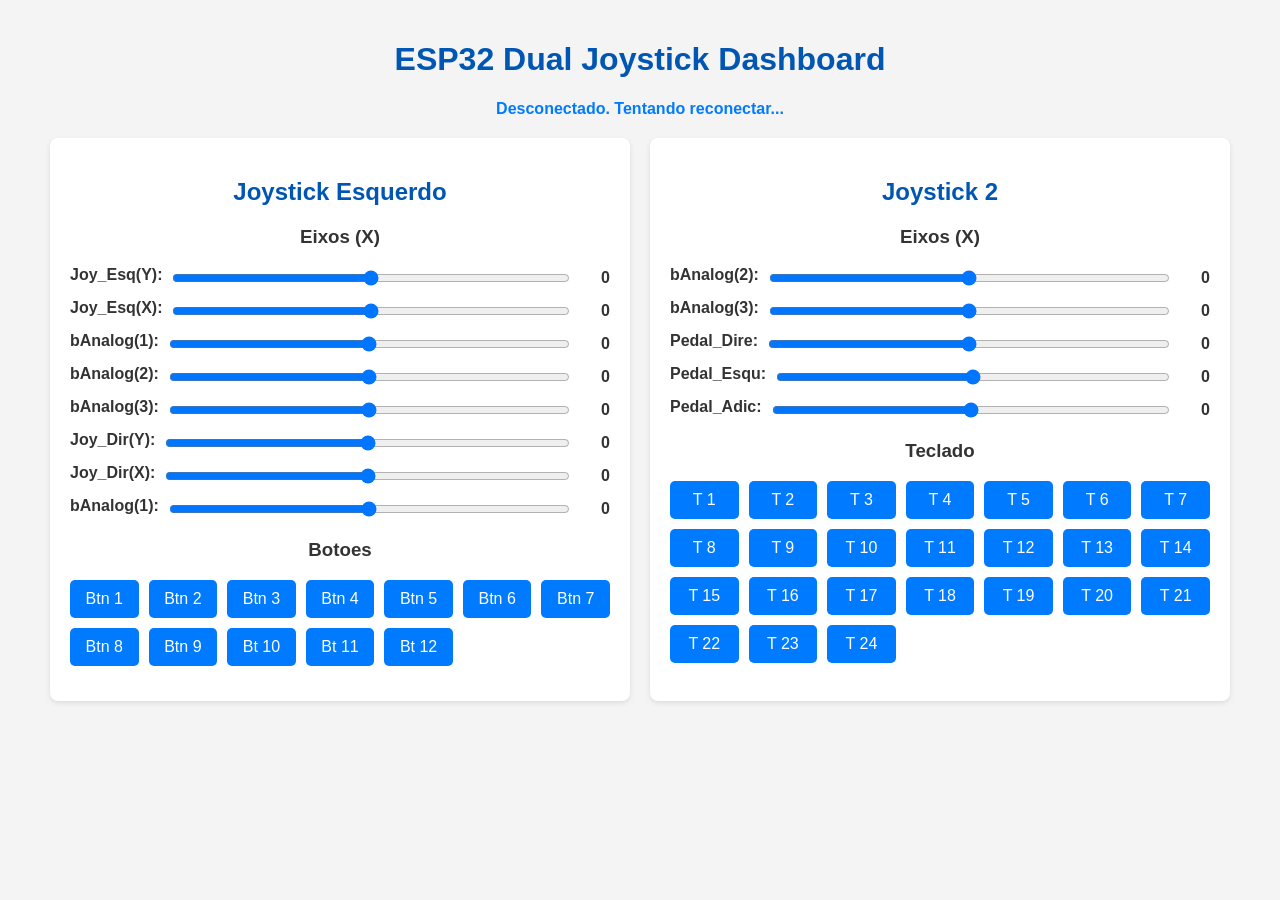
<file: newdash/index.html>
<!DOCTYPE html>
<html>
<head>
  <title>ESP32 Dual Joystick Dashboard</title>
  <meta name="viewport" content="width=device-width, initial-scale=1">
  <link rel="stylesheet" href="style.css">
</head>
<body>
  <h1>ESP32 Dual Joystick Dashboard</h1>
  <p id="status">Conectando ao WebSocket...</p>

  <div class="container">
    <div class="joystick-panel">
      <h2>Joystick Esquerdo</h2>
      <div class="joystick-axes">
        <h3>Eixos (X)</h3>
        <div class="slider-container">
          <label>Joy_Esq(Y):</label>
          <input type="range" id="jp_eixo1x" min="-65" max="65" value="0">
          <span id="jp_eixo1x_value" class="slider-value">0</span>
        </div>
        <div class="slider-container">
          <label>Joy_Esq(X):</label>
          <input type="range" id="jp_eixo2x" min="-65" max="65" value="0">
          <span id="jp_eixo2x_value" class="slider-value">0</span>
        </div>
        <div class="slider-container">
          <label>bAnalog(1):</label>
          <input type="range" id="jp_eixo3x" min="-65" max="65" value="0">
          <span id="jp_eixo3x_value" class="slider-value">0</span>
        </div>
        <div class="slider-container">
          <label>bAnalog(2):</label>
          <input type="range" id="jp_eixo4x" min="-65" max="65" value="0">
          <span id="jp_eixo4x_value" class="slider-value">0</span>
        </div>
        <div class="slider-container">
          <label>bAnalog(3):</label>
          <input type="range" id="jp_eixo5x" min="-65" max="65" value="0">
          <span id="jp_eixo5x_value" class="slider-value">0</span>
        </div>
        <div class="slider-container">
          <label>Joy_Dir(Y):</label>
          <input type="range" id="jp_eixo6x" min="-65" max="65" value="0">
          <span id="jp_eixo6x_value" class="slider-value">0</span>
        </div>
        <div class="slider-container">
          <label>Joy_Dir(X):</label>
          <input type="range" id="jp_eixo7x" min="-65" max="65" value="0">
          <span id="jp_eixo7x_value" class="slider-value">0</span>
        </div>
        <div class="slider-container">
          <label>bAnalog(1):</label>
          <input type="range" id="jp_eixo8x" min="-65" max="65" value="0">
          <span id="jp_eixo8x_value" class="slider-value">0</span>
        </div>
      </div>
      <div class="joystick-buttons">
        <h3>Botoes</h3>
        <div class="button-grid">
          <button id="jp_btn1">Btn 1</button><button id="jp_btn2">Btn 2</button><button id="jp_btn3">Btn 3</button><button id="jp_btn4">Btn 4</button>
          <button id="jp_btn5">Btn 5</button><button id="jp_btn6">Btn 6</button><button id="jp_btn7">Btn 7</button><button id="jp_btn8">Btn 8</button>
          <button id="jp_btn9">Btn 9</button><button id="jp_btn10">Bt 10</button><button id="jp_btn11">Bt 11</button><button id="jp_btn12">Bt 12</button>
        </div>
      </div>
    </div>

    <div class="joystick-panel">
      <h2>Joystick 2</h2>
      <div class="joystick-axes">
        <h3>Eixos (X)</h3>
        <div class="slider-container">
          <label>bAnalog(2):</label>
          <input type="range" id="j2_eixo1x" min="-65" max="65" value="0">
          <span id="j2_eixo1x_value" class="slider-value">0</span>
        </div>
        <div class="slider-container">
          <label>bAnalog(3):</label>
          <input type="range" id="j2_eixo2x" min="-65" max="65" value="0">
          <span id="j2_eixo2x_value" class="slider-value">0</span>
        </div>
        <div class="slider-container">
          <label>Pedal_Dire:</label>
          <input type="range" id="j2_eixo3x" min="-65" max="65" value="0">
          <span id="j2_eixo3x_value" class="slider-value">0</span>
        </div>
        <div class="slider-container">
          <label>Pedal_Esqu:</label>
          <input type="range" id="j2_eixo4x" min="-65" max="65" value="0">
          <span id="j2_eixo4x_value" class="slider-value">0</span>
        </div>
        <div class="slider-container">
          <label>Pedal_Adic:</label>
          <input type="range" id="j2_eixo5x" min="-65" max="65" value="0">
          <span id="j2_eixo5x_value" class="slider-value">0</span>
        </div>
      </div>
      <div class="joystick-buttons">
        <h3>Teclado</h3>
        <div class="button-grid" id="j2-button-grid">
          </div>
      </div>
    </div>
  </div>

  <script src="script.js"></script>
</body>
</html>
</file>
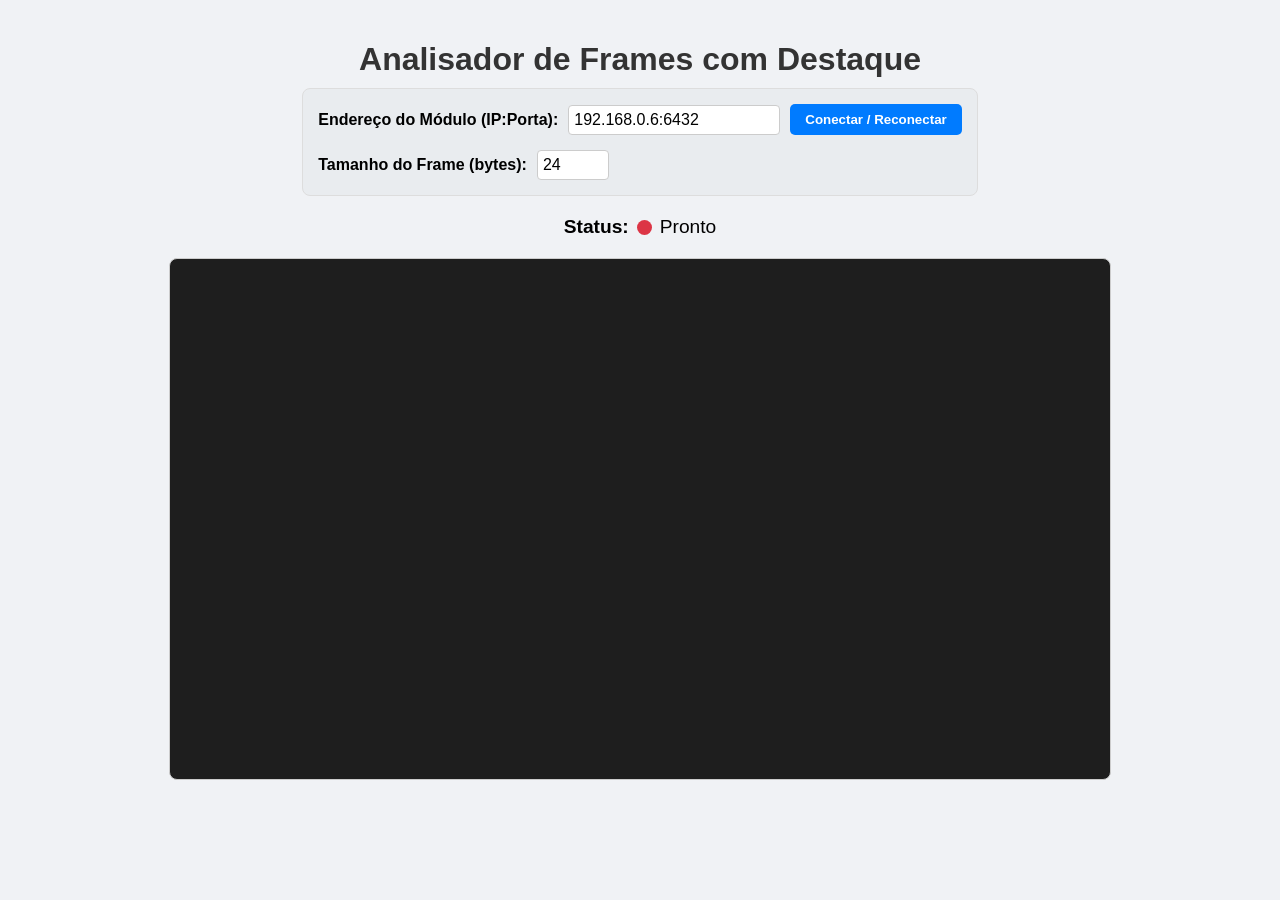
<file: Analisador_de_Frames.html>
<!DOCTYPE html>
<html lang="pt-br">
<head>
    <meta charset="UTF-8">
    <title>Analisador de Frames com Destaque v3.0</title>
    <style>
        body { font-family: sans-serif; display: flex; flex-direction: column; align-items: center; margin-top: 20px; background-color: #f0f2f5; }
        h1 { color: #333; margin-bottom: 10px;}
        
        #settings-area { background-color: #e9ecef; padding: 15px; border-radius: 8px; margin-bottom: 20px; display: flex; flex-direction: column; gap: 15px; border: 1px solid #ddd; }
        .settings-row { display: flex; align-items: center; gap: 10px; }
        .settings-row label { font-weight: bold; min-width: 190px; }
        .settings-row input { padding: 5px; border: 1px solid #ccc; border-radius: 4px; font-size: 1em; }
        #ip-input { width: 200px; }
        #frame-size-input { width: 60px; }
        #connect-btn { padding: 8px 15px; border: none; background-color: #007bff; color: white; border-radius: 5px; cursor: pointer; font-weight: bold; }
        #connect-btn:hover { background-color: #0056b3; }

        #status-box { display: flex; align-items: center; gap: 8px; font-size: 1.2em; }
        #status-indicator { width: 15px; height: 15px; border-radius: 50%; }
        .conectado { background-color: #28a745; }
        .desconectado { background-color: #dc3545; }
        .conectando { background-color: #ffc107; }
        
        #dados-container { margin-top: 20px; border: 1px solid #ccc; padding: 10px 20px; width: 90%; max-width: 900px; height: 500px; overflow-y: auto; text-align: left; background-color: #1e1e1e; color: #d4d4d4; border-radius: 8px; }
        .dado-item { border-bottom: 1px solid #444; padding: 6px 4px; font-size: 1em; font-family: 'Courier New', Courier, monospace; white-space: pre; word-break: break-all; }
        
        /* --- NOVA CLASSE CSS PARA OS BYTES MODIFICADOS --- */
        .byte-modificado {
            color: #ffc107; /* Amarelo/Dourado para destaque */
            font-weight: bold;
            background-color: #444029; /* Fundo sutil para o destaque */
            border-radius: 3px;
        }
    </style>
</head>
<body>
    <h1>Analisador de Frames com Destaque</h1>
    <div id="settings-area">
        <div class="settings-row">
            <label for="ip-input">Endereço do Módulo (IP:Porta):</label>
            <input type="text" id="ip-input" value="192.168.0.6:6432">
            <button id="connect-btn">Conectar / Reconectar</button>
        </div>
        <div class="settings-row">
            <label for="frame-size-input">Tamanho do Frame (bytes):</label>
            <input type="number" id="frame-size-input" value="24" min="1">
        </div>
    </div>
    <div id="status-box">
        <strong>Status:</strong>
        <div id="status-indicator" class="desconectado"></div>
        <span id="status-text">Pronto</span>
    </div>
    <div id="dados-container"></div>
    <script>
        const START_BYTE = 0xF1;
        const MAX_ITENS_LISTA = 100;
        const statusIndicator = document.getElementById('status-indicator');
        const statusText = document.getElementById('status-text');
        const dadosContainer = document.getElementById('dados-container');
        const frameSizeInput = document.getElementById('frame-size-input');
        const ipInput = document.getElementById('ip-input');
        const connectBtn = document.getElementById('connect-btn');
        let socket;
        let byteBuffer = [];
        let dadosExibidos = [];
        let frameSize = parseInt(frameSizeInput.value, 10);
        let frameAnterior = null; // <<< NOVA VARIÁVEL para guardar o último frame

        // ======================================================================
        // === FUNÇÃO DE EXIBIÇÃO REESCRITA PARA COMPARAR E DESTACAR OS BYTES ===
        // ======================================================================
        function adicionarLinhaComDestaque(novoFrame) {
            // Cria um container para a nova linha de dados
            const linhaElement = document.createElement('div');
            linhaElement.className = 'dado-item';

            // Percorre cada byte do novo frame para criar os <span>
            for (let i = 0; i < novoFrame.length; i++) {
                const byteAtual = novoFrame[i];
                const byteHex = byteAtual.toString(16).padStart(2, '0').toUpperCase();
                
                const span = document.createElement('span');
                span.textContent = byteHex + ' '; // Adiciona o espaço após o byte

                // Compara com o byte correspondente do frame anterior
                // A verificação 'frameAnterior' garante que isso não aconteça no primeiro frame
                if (frameAnterior && byteAtual !== frameAnterior[i]) {
                    span.className = 'byte-modificado'; // Aplica a classe de destaque
                }
                
                linhaElement.appendChild(span);
            }

            // Adiciona a linha construída no topo da lista
            dadosExibidos.unshift(linhaElement.outerHTML);
            if (dadosExibidos.length > MAX_ITENS_LISTA) {
                dadosExibidos.pop();
            }
            dadosContainer.innerHTML = dadosExibidos.join('');
            
            // IMPORTANTE: Atualiza o frame anterior para a próxima comparação
            frameAnterior = novoFrame;
        }
        
        function processarBuffer() {
            while (true) {
                const frameStartIndex = byteBuffer.indexOf(START_BYTE);
                if (frameStartIndex === -1) break;
                if (frameStartIndex > 0) byteBuffer.splice(0, frameStartIndex);
                if (byteBuffer.length < frameSize) break;
                const frameCompleto = byteBuffer.splice(0, frameSize);
                
                // Chama a nova função de exibição com destaque
                adicionarLinhaComDestaque(frameCompleto);
            }
        }

        function iniciarConexao() {
            if (socket && socket.readyState !== WebSocket.CLOSED) socket.close();
            let address = ipInput.value.startsWith('ws') ? ipInput.value : 'ws://' + ipInput.value;
            statusIndicator.className = 'conectando';
            statusText.textContent = "Conectando...";
            socket = new WebSocket(address);
            socket.binaryType = 'arraybuffer';
            socket.onopen = function(e) {
                statusIndicator.className = 'conectado';
                statusText.textContent = "Conectado";
                frameAnterior = null; // Reseta o frame anterior a cada nova conexão
                dadosContainer.innerHTML = `<div class="dado-item">Conexão estabelecida. Aguardando frames...</div>`;
            };
            socket.onmessage = function(event) {
                byteBuffer.push(...new Uint8Array(event.data));
                processarBuffer();
            };
            socket.onclose = function(event) {
                statusIndicator.className = 'desconectado';
                statusText.textContent = "Desconectado";
            };
            socket.onerror = function(error) {
                statusIndicator.className = 'desconectado';
                statusText.textContent = "Erro na Conexão";
            };
        }

        connectBtn.onclick = iniciarConexao;
        frameSizeInput.onchange = function() {
            const newSize = parseInt(frameSizeInput.value, 10);
            if (!isNaN(newSize) && newSize > 0) {
                frameSize = newSize;
                byteBuffer = [];
                console.log(`Tamanho do frame alterado para: ${frameSize}`);
            } else {
                frameSizeInput.value = frameSize;
            }
        };
    </script>
</body>
</html>
</file>
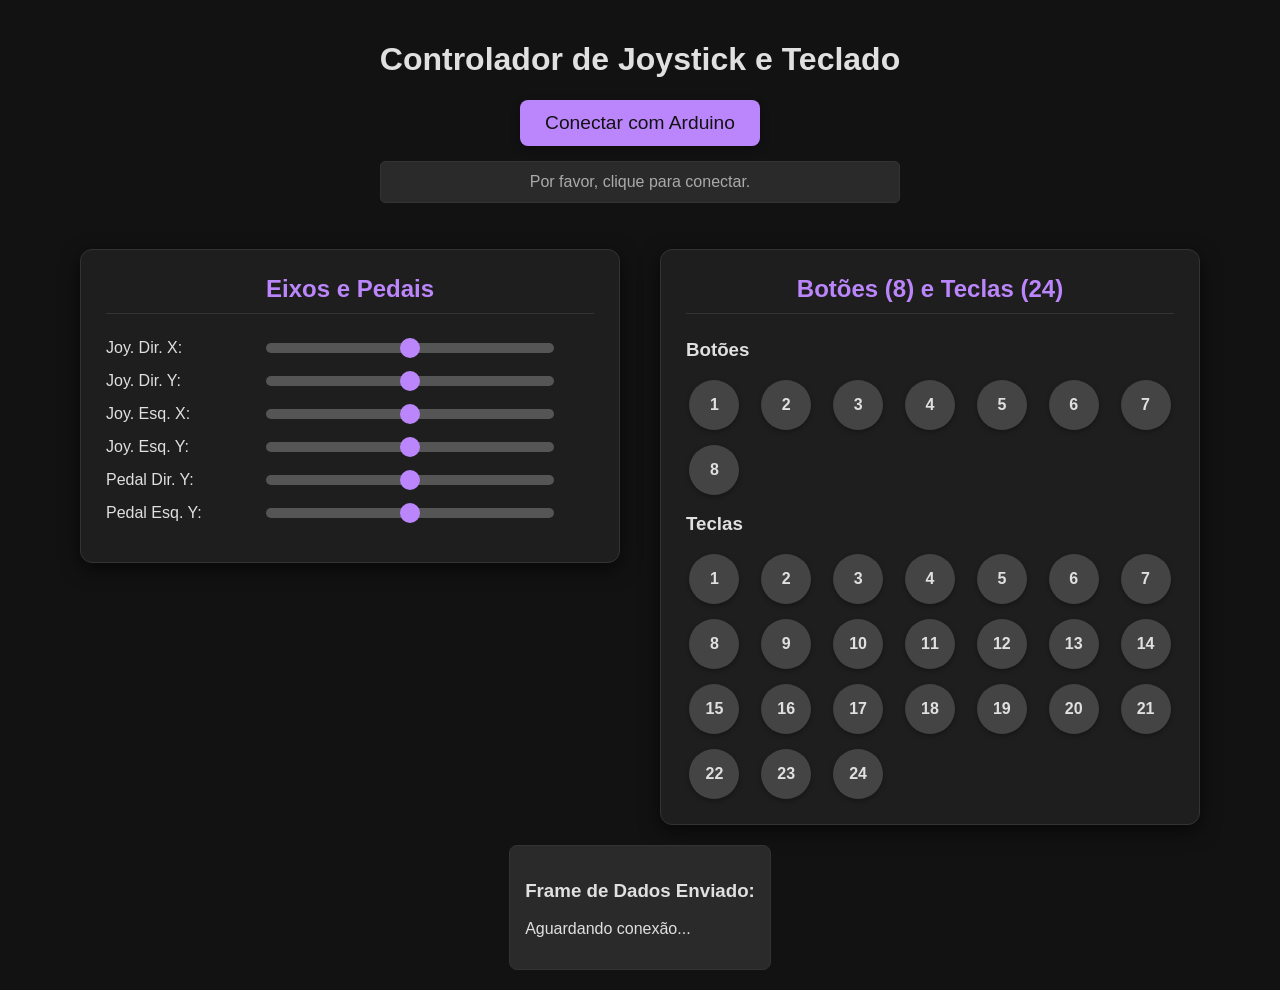
<file: controlador.html>
<!DOCTYPE html>
<html lang="pt">
<head>
    <meta charset="UTF-8">
    <meta name="viewport" content="width=device-width, initial-scale=1.0">
    <title>Controlador de Joystick com Web Serial</title>
    <style>
        :root {
            --background-color: #121212;
            --surface-color: #1e1e1e;
            --card-background: #2a2a2a;
            --text-color: #e0e0e0;
            --secondary-text-color: #aaa;
            --primary-color: #bb86fc;
            --primary-variant-color: #9e6ae0;
            --accent-color: #03dac6;
            --border-color: #333;
        }
        body {
            font-family: -apple-system, BlinkMacSystemFont, 'Segoe UI', Roboto, Helvetica, Arial, sans-serif;
            background-color: var(--background-color);
            color: var(--text-color);
            display: flex;
            flex-direction: column;
            justify-content: flex-start;
            align-items: center;
            padding: 20px;
            min-height: 100vh;
            margin: 0;
            box-sizing: border-box;
        }
        .connection-area {
            text-align: center;
            margin-bottom: 30px;
        }
        #connectButton {
            font-size: 1.2em;
            padding: 12px 25px;
            border-radius: 8px;
            border: none;
            background-color: var(--primary-color);
            color: var(--background-color);
            cursor: pointer;
            transition: background-color 0.3s ease;
            box-shadow: 0 4px 10px rgba(0, 0, 0, 0.3);
        }
        #connectButton:hover {
            background-color: var(--primary-variant-color);
        }
        #statusMessage {
            margin-top: 15px;
            color: var(--secondary-text-color);
            background-color: var(--card-background);
            border-radius: 5px;
            padding: 10px;
            border: 1px solid var(--border-color);
            min-height: 20px;
            display: flex;
            align-items: center;
            justify-content: center;
            text-align: center;
        }
        .joysticks-wrapper {
            display: flex;
            justify-content: center;
            align-items: flex-start;
            gap: 40px;
            flex-wrap: wrap;
            width: 100%;
            max-width: 1200px;
        }
        .joystick-container {
            background-color: var(--surface-color);
            border-radius: 12px;
            padding: 25px;
            min-width: 380px;
            box-shadow: 0 6px 20px rgba(0, 0, 0, 0.6);
            border: 1px solid var(--border-color);
            flex: 1;
            max-width: 45%;
            box-sizing: border-box;
        }
        h2 {
            text-align: center;
            margin-top: 0;
            color: var(--primary-color);
            border-bottom: 1px solid var(--border-color);
            padding-bottom: 10px;
            margin-bottom: 25px;
        }
        .axes-grid {
            display: grid;
            grid-template-columns: 1fr 1fr;
            gap: 15px;
            margin-bottom: 25px;
        }
        .axis {
            display: flex;
            flex-direction: column;
        }
        .axis-label {
            font-size: 0.9em;
            color: var(--secondary-text-color);
            margin-bottom: 5px;
            display: flex;
            justify-content: space-between;
            align-items: center;
        }
        .axis-value {
            font-weight: bold;
            color: var(--text-color);
            min-width: 45px;
            text-align: right;
        }
        .slider-control {
            display: flex;
            align-items: center;
            margin-bottom: 15px;
        }
        .slider-control label {
            width: 150px;
            text-align: left;
        }
        .slider-control input[type="range"] {
            -webkit-appearance: none;
            width: calc(100% - 200px);
            height: 10px;
            background: #555;
            outline: none;
            border-radius: 5px;
            margin: 0 10px;
        }
        .slider-control input[type="range"]::-webkit-slider-thumb {
            -webkit-appearance: none;
            width: 20px;
            height: 20px;
            background: var(--primary-color);
            border-radius: 50%;
            cursor: pointer;
        }
        .buttons-grid {
            display: grid;
            grid-template-columns: repeat(auto-fill, minmax(50px, 1fr));
            justify-items: center;
            gap: 15px;
        }
        .button {
            width: 50px;
            height: 50px;
            border-radius: 50%;
            background-color: #444;
            display: flex;
            justify-content: center;
            align-items: center;
            font-weight: bold;
            color: var(--text-color);
            transition: background-color 0.1s ease, transform 0.1s ease, box-shadow 0.1s ease;
            user-select: none;
            box-shadow: 0 2px 5px rgba(0, 0, 0, 0.3);
            cursor: pointer;
        }
        .button.active {
            background-color: var(--accent-color);
            transform: scale(1.1);
            box-shadow: 0 0 15px var(--accent-color), 0 0 5px var(--accent-color);
        }
        .debug-output {
            margin-top: 20px;
            padding: 15px;
            border: 1px solid var(--border-color);
            background-color: var(--card-background);
            border-radius: 8px;
            text-align: left;
        }
        @media (max-width: 900px) {
            .joysticks-wrapper {
                flex-direction: column;
                align-items: center;
            }
            .joystick-container {
                min-width: unset;
                width: 90%;
                max-width: 400px;
            }
            .axes-grid {
                grid-template-columns: 1fr;
            }
        }
    </style>
</head>
<body>
    <div class="connection-area">
        <h1>Controlador de Joystick e Teclado</h1>
        <button id="connectButton">Conectar com Arduino</button>
        <p id="statusMessage">Por favor, clique para conectar.</p>
    </div>
    <main class="joysticks-wrapper">
        <div class="joystick-container">
            <h2>Eixos e Pedais</h2>
            <div class="slider-control">
                <label>Joy. Dir. X:</label>
                <input type="range" id="rightJoystickX" min="-1000" max="1000" value="0">
            </div>
            <div class="slider-control">
                <label>Joy. Dir. Y:</label>
                <input type="range" id="rightJoystickY" min="-1000" max="1000" value="0">
            </div>
            <div class="slider-control">
                <label>Joy. Esq. X:</label>
                <input type="range" id="leftJoystickX" min="-1000" max="1000" value="0">
            </div>
            <div class="slider-control">
                <label>Joy. Esq. Y:</label>
                <input type="range" id="leftJoystickY" min="-1000" max="1000" value="0">
            </div>
            <div class="slider-control">
                <label>Pedal Dir. Y:</label>
                <input type="range" id="rightPedalY" min="-1000" max="1000" value="0">
            </div>
            <div class="slider-control">
                <label>Pedal Esq. Y:</label>
                <input type="range" id="leftPedalY" min="-1000" max="1000" value="0">
            </div>
        </div>
        <div class="joystick-container">
            <h2>Botões (8) e Teclas (24)</h2>
            <h3>Botões</h3>
            <div class="buttons-grid" id="joystick-buttons"></div>
            <h3>Teclas</h3>
            <div class="buttons-grid" id="keypad-buttons"></div>
        </div>
    </main>
    <div class="debug-output">
        <h3>Frame de Dados Enviado:</h3>
        <p id="frameOutput">Aguardando conexão...</p>
    </div>
    <script>
    let port;
    let writer;
    let sendLoopRunning = false;
    const axisStates = {};
    const lastSentAxisValues = {};
    const buttonStates = {};
    const connectButton = document.getElementById('connectButton');
    const statusMessage = document.getElementById('statusMessage');
    const frameOutput = document.getElementById('frameOutput');
    const POINTS = 20;

    function quantizeValue(value) {
        const range = 2000;
        const step = range / (POINTS - 1);
        return Math.round(value / step) * step;
    }
    
    const sliderIds = ['rightJoystickX', 'rightJoystickY', 'leftJoystickX', 'leftJoystickY', 'rightPedalY', 'leftPedalY'];
    sliderIds.forEach(id => {
        const slider = document.getElementById(id);
        axisStates[id] = 0;
        lastSentAxisValues[id] = 0;
        
        slider.addEventListener('mouseup', () => {
            slider.value = 0;
            axisStates[id] = 0;
            lastSentAxisValues[id] = 0;
            sendData();
        });
        
        slider.addEventListener('input', () => {
            const val = quantizeValue(parseInt(slider.value));
            if (val !== lastSentAxisValues[id]) {
                axisStates[id] = val;
                lastSentAxisValues[id] = val;
                sendData();
            }
        });
    });

    function createButtons(containerId, count) {
        const container = document.getElementById(containerId);
        for (let i = 0; i < count; i++) {
            const button = document.createElement('div');
            button.className = 'button';
            button.textContent = i + 1;
            buttonStates[containerId + '-' + i] = false;
            button.addEventListener('click', () => {
                const buttonId = containerId + '-' + i;
                buttonStates[buttonId] = !buttonStates[buttonId];
                button.classList.toggle('active', buttonStates[buttonId]);
                sendData();
            });
            container.appendChild(button);
        }
    }
    createButtons('joystick-buttons', 8);
    createButtons('keypad-buttons', 24);

    function mapAxisValueAndFlags(value) {
        const absValue = Math.abs(value);
        const mappedValue = Math.round(absValue / 1000 * 63);
        let flags = 0;
        if (value > 0) {
            flags |= 0b00000001;
        } else if (value < 0) {
            flags |= 0b00000010;
        }
        
        return (mappedValue << 2) | flags;
    }

    function buttonsToBytes(prefix, count) {
        const bytes = new Uint8Array(Math.ceil(count / 8));
        let byteIndex = 0;
        let bitIndex = 0;
        for (let i = 0; i < count; i++) {
            if (buttonStates[prefix + '-' + i]) {
                bytes[byteIndex] |= (1 << bitIndex);
            }
            bitIndex++;
            if (bitIndex >= 8) {
                bitIndex = 0;
                byteIndex++;
            }
        }
        return bytes;
    }

    function crc16(data, len) {
        let crc = 0xFFFF;
        for (let i = 0; i < len; i++) {
            crc ^= data[i];
            for (let bit = 0; bit < 8; bit++) {
                if (crc & 0x0001) {
                    crc = (crc >> 1) ^ 0xA001;
                } else {
                    crc >>= 1;
                }
            }
        }
        return crc;
    }
    
    function frameToHex(frame) {
        return Array.from(frame)
            .map(b => b.toString(16).padStart(2, '0').toUpperCase())
            .join(' ');
    }

    async function sendData() {
        if (!writer) {
            return;
        }
        
        const dataToSend = new Uint8Array(16);
        
        dataToSend[0] = 0xF0;
        dataToSend[1] = 0x00;
        dataToSend[2] = 0x00;
        
        dataToSend[3] = mapAxisValueAndFlags(axisStates['leftJoystickY']);
        dataToSend[4] = mapAxisValueAndFlags(axisStates['leftJoystickX']);
        dataToSend[5] = mapAxisValueAndFlags(axisStates['rightJoystickY']);
        dataToSend[6] = mapAxisValueAndFlags(axisStates['rightJoystickX']);
        dataToSend[7] = mapAxisValueAndFlags(axisStates['leftPedalY']);
        dataToSend[8] = mapAxisValueAndFlags(axisStates['rightPedalY']);

        let buttonByte9 = 0;
        if(buttonStates['joystick-buttons-0']) buttonByte9 |= (1 << 3);
        if(buttonStates['joystick-buttons-1']) buttonByte9 |= (1 << 2);
        if(buttonStates['joystick-buttons-2']) buttonByte9 |= (1 << 1);
        if(buttonStates['joystick-buttons-3']) buttonByte9 |= (1 << 0);
        if(buttonStates['joystick-buttons-4']) buttonByte9 |= (1 << 7);
        if(buttonStates['joystick-buttons-5']) buttonByte9 |= (1 << 6);
        if(buttonStates['joystick-buttons-6']) buttonByte9 |= (1 << 5);
        if(buttonStates['joystick-buttons-7']) buttonByte9 |= (1 << 4);
        dataToSend[9] = buttonByte9;

        const keypadBytes = buttonsToBytes('keypad-buttons', 23);
        dataToSend[10] = keypadBytes[0];
        dataToSend[11] = keypadBytes[1];
        dataToSend[12] = keypadBytes[2];

        dataToSend[13] = 0xE7;
        
        const crc = crc16(dataToSend, 14); 
        dataToSend[14] = (crc >> 8) & 0xFF;
        dataToSend[15] = crc & 0xFF;
        
        frameOutput.textContent = frameToHex(dataToSend);

        await writer.write(dataToSend);
    }
    
    async function sendLoop() {
        if (port && writer) {
            await sendData();
            setTimeout(sendLoop, 200); // Envia a cada 200ms
        }
    }

    connectButton.addEventListener('click', async () => {
        if (port) {
            await writer.close();
            await port.close();
            port = undefined;
            statusMessage.textContent = 'Desconectado';
            connectButton.textContent = 'Conectar com Arduino';
            return;
        }
        try {
            port = await navigator.serial.requestPort();
            await port.open({ baudRate: 4800 });
            writer = port.writable.getWriter();
            statusMessage.textContent = 'Conectado!';
            connectButton.textContent = 'Desconectar';
            sendLoop();
        } catch (error) {
            console.error('Falha na conexão:', error);
            statusMessage.textContent = 'Erro na conexão';
        }
    });
    </script>
</body>
</html>
</file>
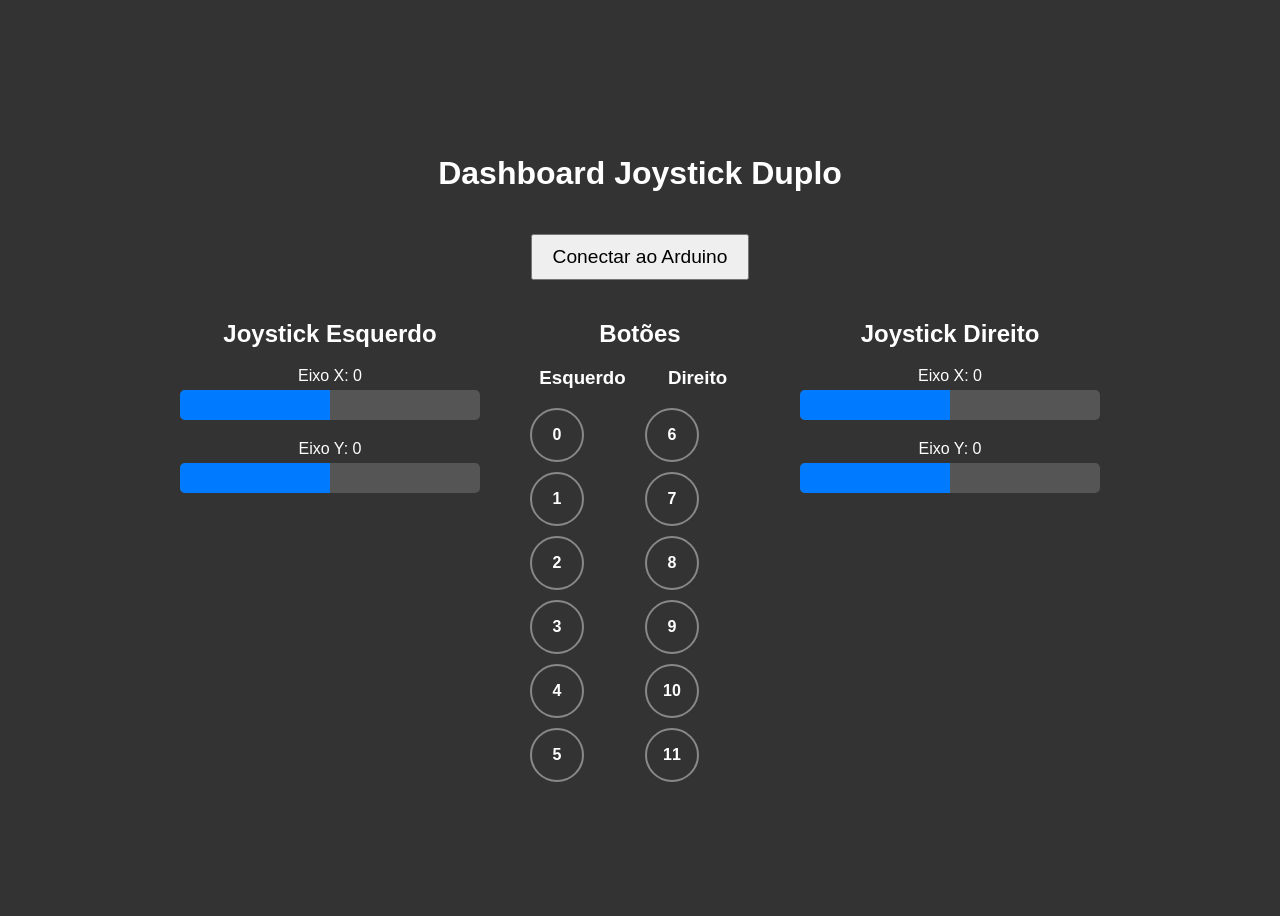
<file: dash.html>
<!DOCTYPE html>
<html lang="pt-br">
<head>
    <meta charset="UTF-8">
    <title>Dashboard Joystick Duplo (0-100)</title>
    <style>
        body { font-family: sans-serif; background-color: #333; color: #fff; display: flex; flex-direction: column; justify-content: center; align-items: center; height: 100vh; gap: 20px;}
        #connect-button { font-size: 1.2em; padding: 10px 20px; cursor: pointer; }
        
        .dashboard { 
            display: grid; 
            grid-template-columns: 1fr 220px 1fr;
            gap: 50px; 
            align-items: start;
        }
        .axes-container { text-align: center; }
        .buttons-container { text-align: center; }
        .axis { width: 300px; margin-bottom: 20px; }
        .axis label { display: block; margin-bottom: 5px; }
        .axis-bar { width: 100%; height: 30px; background-color: #555; border-radius: 5px; overflow: hidden; }
        .axis-progress { height: 100%; background-color: #007bff; width: 50%; transition: width 0.1s linear; }
        .button-grid { display: grid; grid-template-columns: repeat(2, 1fr); gap: 10px; }
        .button-column h3 { margin-top: 0; }
        .button-group { display: flex; flex-direction: column; gap: 10px; }
        .button { width: 50px; height: 50px; border: 2px solid #888; border-radius: 50%; display: flex; justify-content: center; align-items: center; font-weight: bold; transition: all 0.1s; user-select: none; }
        .button.pressed { background-color: #ffc107; border-color: #fff; color: #333; }
    </style>
</head>
<body>
    <h1>Dashboard Joystick Duplo</h1>
    <button id="connect-button">Conectar ao Arduino</button>
    <div class="dashboard">
        <div class="axes-container">
            <h2>Joystick Esquerdo</h2>
            <div class="axis">
                <label>Eixo X: <span id="lx-value">0</span></label>
                <div class="axis-bar"><div id="lx-progress" class="axis-progress"></div></div>
            </div>
            <div class="axis">
                <label>Eixo Y: <span id="ly-value">0</span></label>
                <div class="axis-bar"><div id="ly-progress" class="axis-progress"></div></div>
            </div>
        </div>

        <div class="buttons-container">
             <h2>Botões</h2>
             <div class="button-grid">
                <div class="button-column">
                    <h3>Esquerdo</h3>
                    <div class="button-group">
                        <div id="btn-0" class="button">0</div> <div id="btn-1" class="button">1</div> <div id="btn-2" class="button">2</div>
                        <div id="btn-3" class="button">3</div> <div id="btn-4" class="button">4</div> <div id="btn-5" class="button">5</div>
                    </div>
                </div>
                <div class="button-column">
                    <h3>Direito</h3>
                    <div class="button-group">
                        <div id="btn-6" class="button">6</div> <div id="btn-7" class="button">7</div> <div id="btn-8" class="button">8</div>
                        <div id="btn-9" class="button">9</div> <div id="btn-10" class="button">10</div> <div id="btn-11" class="button">11</div>
                    </div>
                </div>
            </div>
        </div>

        <div class="axes-container">
            <h2>Joystick Direito</h2>
            <div class="axis">
                <label>Eixo X: <span id="rx-value">0</span></label>
                <div class="axis-bar"><div id="rx-progress" class="axis-progress"></div></div>
            </div>
            <div class="axis">
                <label>Eixo Y: <span id="ry-value">0</span></label>
                <div class="axis-bar"><div id="ry-progress" class="axis-progress"></div></div>
            </div>
        </div>
    </div>

    <script>
        function atualizarUI(data) {
            // --- JAVASCRIPT ATUALIZADO PARA LER 6 VALORES ---
            const [lx, ly, buttons1, buttons2, rx, ry] = data.split(',').map(Number);
            
            // Valida se todos os dados são números
            if([lx, ly, buttons1, buttons2, rx, ry].some(isNaN)) return;
            
            // =====================================================================
            // === ALTERAÇÃO: Mapeia os valores de 0-1023 para uma escala de 0-100 ===
            // =====================================================================
            const lx_mapped = Math.round((lx / 255) * 100);
            const ly_mapped = Math.round((ly / 255) * 100);
            const rx_mapped = Math.round((rx / 255) * 100);
            const ry_mapped = Math.round((ry / 255) * 100);

            // Atualiza Joystick Esquerdo usando os valores mapeados
            document.getElementById('lx-value').textContent = lx_mapped;
            document.getElementById('lx-progress').style.width = (lx / 1023) * 100 + '%'; // A barra já usa porcentagem, então a lógica é a mesma
            document.getElementById('ly-value').textContent = ly_mapped;
            document.getElementById('ly-progress').style.width = (ly / 1023) * 100 + '%';

            // Atualiza Joystick Direito usando os valores mapeados
            document.getElementById('rx-value').textContent = rx_mapped;
            document.getElementById('rx-progress').style.width = (rx / 1023) * 100 + '%';
            document.getElementById('ry-value').textContent = ry_mapped;
            document.getElementById('ry-progress').style.width = (ry / 1023) * 100 + '%';

            // Atualiza Botões (lógica sem alterações)
            for (let i = 0; i < 12; i++) {
                const btnElement = document.getElementById(`btn-${i}`);
                if (!btnElement) continue; // Adiciona verificação para segurança
                let isPressed = (i < 6) ? (buttons1 & (1 << i)) > 0 : (buttons2 & (1 << (i - 6))) > 0;
                btnElement.classList.toggle('pressed', isPressed);
            }
        }
        
        // O resto do script de conexão continua o mesmo
        const connectButton = document.getElementById('connect-button');
        let port;
        class LineBreakTransformer { constructor() { this.container = ''; } transform(chunk, controller) { this.container += chunk; const lines = this.container.split('\n'); this.container = lines.pop(); lines.forEach(line => controller.enqueue(line)); } flush(controller) { controller.enqueue(this.container); } }
        connectButton.addEventListener('click', async () => { try { port = await navigator.serial.requestPort(); await port.open({ baudRate: 115200 }); connectButton.textContent = 'Conectado!'; connectButton.disabled = true; readLoop(); } catch (err) { console.error('Houve um erro ao conectar: ', err); } });
        async function readLoop() { if (!port || !port.readable) return; const reader = port.readable.pipeThrough(new TextDecoderStream()).pipeThrough(new TransformStream(new LineBreakTransformer())).getReader(); try { while (true) { const { value, done } = await reader.read(); if (done) break; if (value) { atualizarUI(value); } } } catch (error) { console.error("Erro durante a leitura:", error); } finally { reader.releaseLock(); } }
    </script>
</body>
</html>
</file>
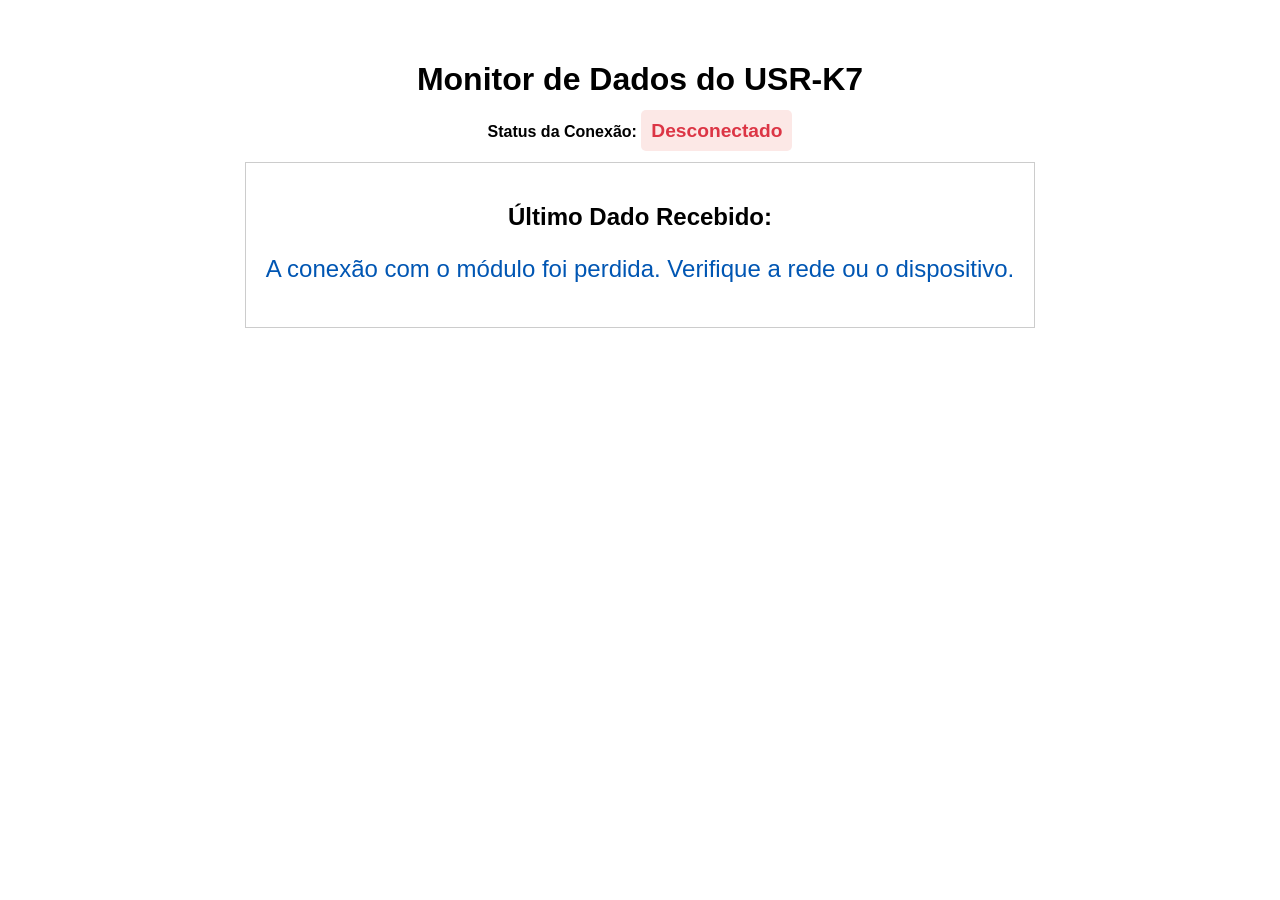
<file: index1.html>
<!DOCTYPE html>
<html lang="pt-br">
<head>
    <meta charset="UTF-8">
    <title>Dados em Tempo Real com USR-K7 e WebSocket</title>
    <style>
        body { font-family: sans-serif; display: flex; flex-direction: column; align-items: center; margin-top: 40px; }
        #status { font-size: 1.2em; font-weight: bold; padding: 10px; border-radius: 5px; }
        .conectado { color: #28a745; background-color: #e9f7eb; }
        .desconectado { color: #dc3545; background-color: #fce8e6; }
        #dados-container { margin-top: 20px; border: 1px solid #ccc; padding: 20px; min-width: 300px; min-height: 100px; text-align: center; }
        #dados-websocket { font-size: 1.5em; color: #0056b3; }
    </style>
</head>
<body>
    <h1>Monitor de Dados do USR-K7</h1>
    <div>
        <strong>Status da Conexão:</strong>
        <span id="status" class="desconectado">Desconectado</span>
    </div>

    <div id="dados-container">
        <h2>Último Dado Recebido:</h2>
        <p id="dados-websocket">Aguardando conexão...</p>
    </div>

    <script>
        // --- IMPORTANTE: Altere o endereço IP e a porta abaixo! ---
        // Use o IP do seu USR-K7 e a porta que você configurou no Passo 1.
        const websocket_address = 'ws://192.168.0.5:6432'; 

        const statusElement = document.getElementById('status');
        const dadosElement = document.getElementById('dados-websocket');

        console.log(`Tentando conectar a: ${websocket_address}`);
        const socket = new WebSocket(websocket_address);

        // Função chamada quando a conexão é aberta com sucesso
        socket.onopen = function(e) {
            console.log("[open] Conexão estabelecida com sucesso!");
            statusElement.textContent = "Conectado";
            statusElement.className = "conectado";
            dadosElement.textContent = "Conexão bem-sucedida. Aguardando dados...";
        };

        // Função chamada toda vez que uma mensagem é recebida do módulo
        socket.onmessage = function(event) {
            console.log(`[message] Dado recebido do módulo: ${event.data}`);
            // Atualiza o elemento na página com o dado recebido
            dadosElement.innerText = event.data; 
        };

        // Função chamada toda vez que uma mensagem é recebida do módulo
        socket.onmessage = function(event) {
            
            // --- CÓDIGO DE DIAGNÓSTICO ADICIONADO ---
            console.log("--- NOVO DADO RECEBIDO ---");
            console.log("Conteúdo (event.data):", event.data);
            console.log("Tipo do dado (typeof):", typeof event.data);
            console.log("Tamanho (length):", event.data.length);
            // -----------------------------------------

            // A linha que atualiza a página continua a mesma
            dadosElement.innerText = event.data; 
        };

        // Função chamada quando a conexão é fechada
        socket.onclose = function(event) {
            console.log('[close] Conexão fechada.');
            statusElement.textContent = "Desconectado";
            statusElement.className = "desconectado";
            if (event.wasClean) {
                dadosElement.textContent = `Conexão fechada de forma limpa. Código: ${event.code}.`;
            } else {
                // Ex: O módulo foi desligado ou perdeu a conexão de rede
                dadosElement.textContent = 'A conexão com o módulo foi perdida. Verifique a rede ou o dispositivo.';
            }
        };

        // Função chamada em caso de erro na conexão
        socket.onerror = function(error) {
            console.error(`[error] Ocorreu um erro na conexão: ${error.message}`);
            statusElement.textContent = "Erro na Conexão";
            statusElement.className = "desconectado";
            dadosElement.textContent = "Não foi possível conectar ao WebSocket. Verifique o endereço IP e se o módulo está na rede.";
        };
    </script>
</body>
</html>
</file>
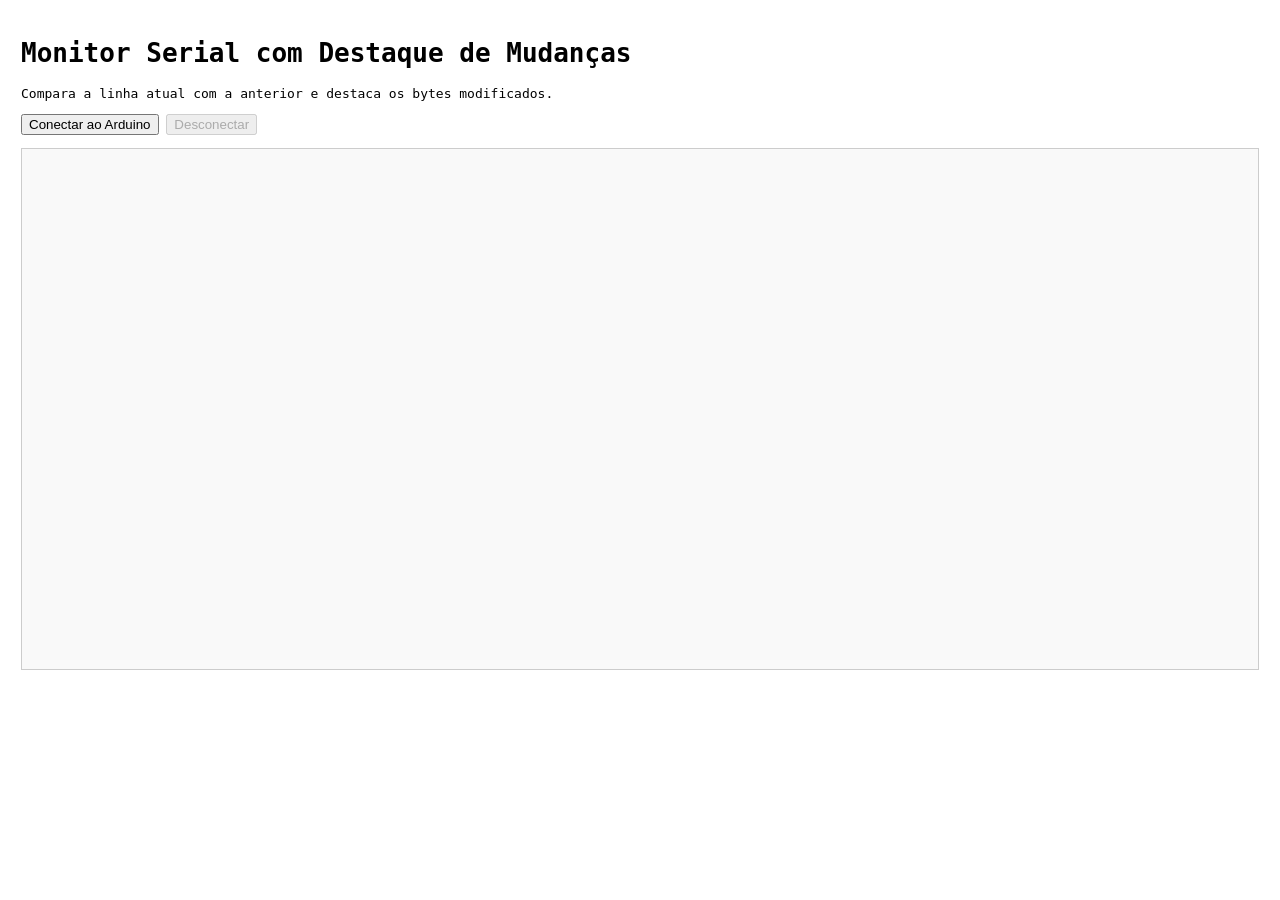
<file: Monitor_Serial_HTML.html>
<!DOCTYPE html>
<html lang="pt-br">
<head>
    <meta charset="UTF-8">
    <title>Leitor Serial com Destaque</title>
    <style>
        body {
            font-family: monospace; /* Fonte monoespaçada ajuda a alinhar os caracteres */
            padding: 1em;
        }
        #frame {
            border: 1px solid #ccc;
            height: 500px;
            overflow-y: scroll;
            padding: 10px;
            background-color: #f9f9f9;
            margin-top: 1em;
        }
        #data-list {
            list-style-type: none;
            padding: 0;
            margin: 0;
        }
        #data-list li {
            padding: 4px 8px;
            border-bottom: 1px dotted #eee;
            cursor: pointer;
            white-space: pre; /* Preserva os espaços em branco para alinhamento */
        }
        #data-list li:focus {
            background-color: #e0e7ff;
            outline: 1px solid #99b0ff;
        }
        /* --- NOVO ESTILO PARA O DESTAQUE --- */
        .highlight {
            background-color: #ffdd77; /* Um amarelo para o destaque */
            font-weight: bold;
            border-radius: 3px;
        }
    </style>
</head>
<body>

    <h1>Monitor Serial com Destaque de Mudanças</h1>
    <p>Compara a linha atual com a anterior e destaca os bytes modificados.</p>

    <button id="connectButton">Conectar ao Arduino</button>
    <button id="disconnectButton" disabled>Desconectar</button>

    <div id="frame">
        <ul id="data-list"></ul>
    </div>

    <script>
        const connectButton = document.getElementById('connectButton');
        const disconnectButton = document.getElementById('disconnectButton');
        const dataList = document.getElementById('data-list');
        const frame = document.getElementById('frame');

        let port;
        let reader;
        let lineBuffer = '';
        let lastMessage = ''; // <-- NOVO: Armazena a última mensagem completa

        connectButton.addEventListener('click', async () => {
            try {
                port = await navigator.serial.requestPort();
                await port.open({ baudRate: 9600 });

                connectButton.disabled = true;
                disconnectButton.disabled = false;
                
                lastMessage = ''; // Reseta o histórico ao conectar
                addListItem('Conectado. Aguardando dados...', false);

                readLoop();

            } catch (error) {
                addListItem(`--- ERRO: ${error.message} ---`, false);
            }
        });

        disconnectButton.addEventListener('click', async () => {
            if (reader) {
                await reader.cancel();
            }
            if (port) {
                await port.close();
                port = null;
                reader = null;

                connectButton.disabled = false;
                disconnectButton.disabled = true;
                addListItem('--- Desconectado ---', false);
            }
        });

        async function readLoop() {
            reader = port.readable.getReader();
            try {
                while (true) {
                    const { value, done } = await reader.read();
                    if (done) {
                        break;
                    }
                    const text = new TextDecoder().decode(value);
                    lineBuffer += text;

                    let lines = lineBuffer.split('\n');
                    while (lines.length > 1) {
                        const line = lines.shift().trim();
                        if (line) {
                            addListItem(line, true); // Passa 'true' para comparar
                        }
                    }
                    lineBuffer = lines[0];
                }
            } catch (error) {
                addListItem(`--- ERRO DE LEITURA: ${error.message} ---`, false);
            } finally {
                reader.releaseLock();
            }
        }

        // --- FUNÇÃO addListItem MODIFICADA ---
        function addListItem(text, shouldCompare) {
            const li = document.createElement('li');
            
            if (shouldCompare) {
                // Usa innerHTML para renderizar as tags <span> do destaque
                li.innerHTML = createDiffHtml(lastMessage, text);
                lastMessage = text; // Atualiza a última mensagem
            } else {
                li.textContent = text;
            }

            li.contentEditable = true;
            dataList.appendChild(li);
            frame.scrollTop = frame.scrollHeight;
        }

        // --- NOVA FUNÇÃO PARA COMPARAR E CRIAR O HTML COM DESTAQUE ---
        function createDiffHtml(oldStr, newStr) {
            let resultHtml = '';
            const maxLength = Math.max(oldStr.length, newStr.length);

            for (let i = 0; i < maxLength; i++) {
                const oldChar = oldStr[i];
                const newChar = newStr[i];

                if (oldChar !== newChar) {
                    // Se o caractere for diferente (ou novo), destaca
                    resultHtml += `<span class="highlight">${newChar || ''}</span>`;
                } else {
                    // Se for igual, apenas adiciona o caractere
                    resultHtml += newChar;
                }
            }
            return resultHtml;
        }
    </script>

</body>
</html>
</file>
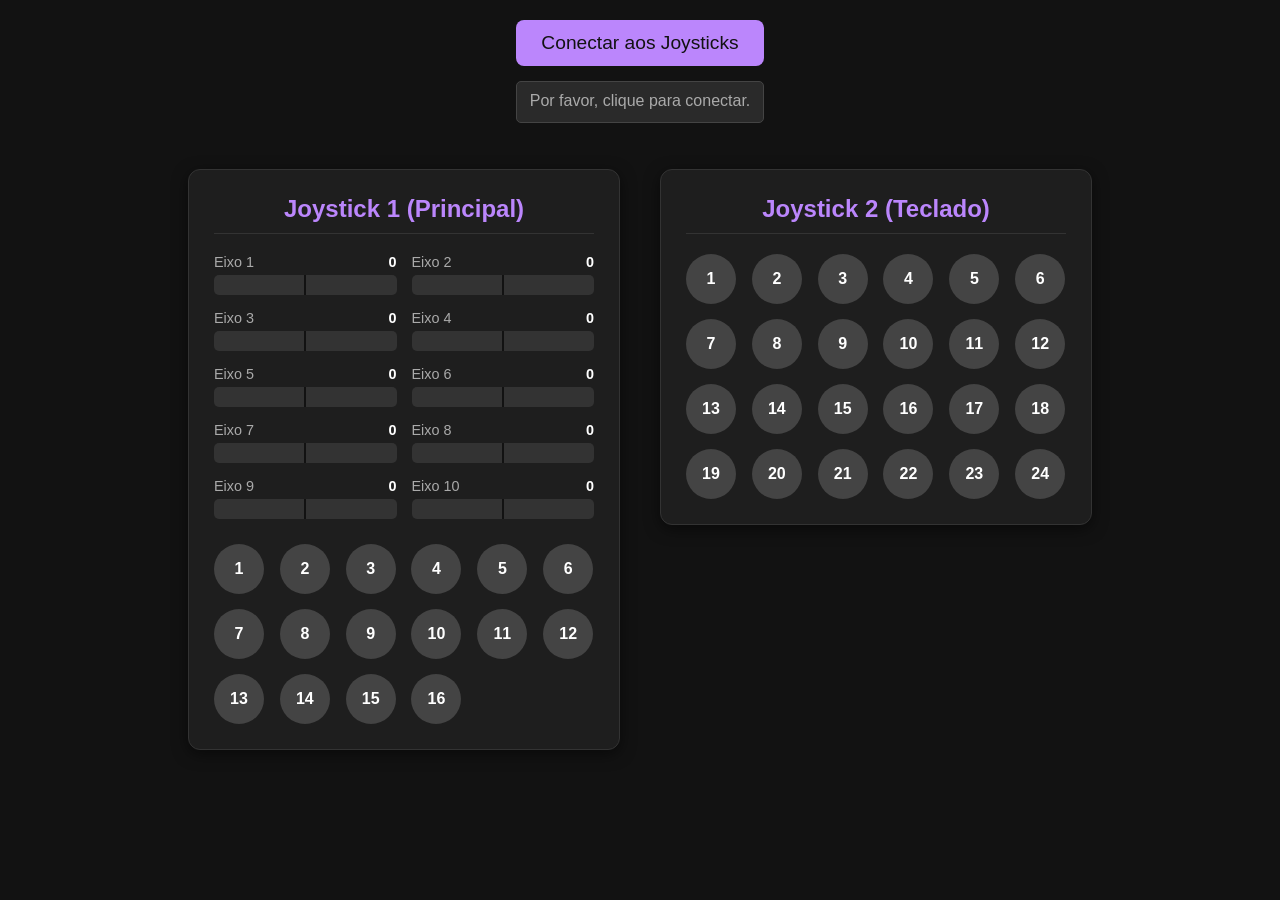
<file: visualizador_webHID.html>
<!DOCTYPE html>
<html lang="pt">
<head>
    <meta charset="UTF-8">
    <meta name="viewport" content="width=device-width, initial-scale=1.0">
    <title>Visualizador de Joysticks com WebHID</title>
    <style>
        body { font-family: -apple-system, BlinkMacSystemFont, 'Segoe UI', Roboto, Helvetica, Arial, sans-serif; background-color: #121212; color: #e0e0e0; display: flex; flex-direction: column; justify-content: flex-start; align-items: center; padding: 20px; min-height: 100vh; margin: 0; box-sizing: border-box; }
        .connection-area { text-align: center; margin-bottom: 30px; }
        #connectButton { font-size: 1.2em; padding: 12px 25px; border-radius: 8px; border: none; background-color: #bb86fc; color: #121212; cursor: pointer; transition: background-color 0.3s; }
        #connectButton:hover { background-color: #9e6ae0; }
        #statusMessage { margin-top: 15px; color: #aaa; height: auto; min-height: 20px; background-color: #2a2a2a; border-radius: 5px; padding: 10px; border: 1px solid #444; }
        .joysticks-wrapper { display: flex; justify-content: center; align-items: flex-start; gap: 40px; flex-wrap: wrap; width: 100%; }
        .joystick-container { background-color: #1e1e1e; border-radius: 12px; padding: 25px; min-width: 380px; box-shadow: 0 4px 15px rgba(0,0,0,0.5); border: 1px solid #333; }
        h2 { text-align: center; margin-top: 0; color: #bb86fc; border-bottom: 1px solid #333; padding-bottom: 10px; }
        .axes-grid, .buttons-grid { display: grid; gap: 15px; }
        .axes-grid { grid-template-columns: 1fr 1fr; margin-bottom: 25px; }
        .axis { display: flex; flex-direction: column; }
        .axis-label { font-size: 0.9em; color: #aaa; margin-bottom: 5px; display: flex; justify-content: space-between; }
        /* --- NOVO ESTILO PARA O VALOR DO EIXO --- */
        .axis-value { font-weight: bold; color: #fff; min-width: 45px; text-align: right; }
        .progress-bar-bg { width: 100%; background-color: #333; border-radius: 5px; overflow: hidden; height: 20px; position: relative; }
        .progress-bar {
            position: absolute;
            top: 0;
            bottom: 0;
            height: 100%; 
            background: linear-gradient(90deg, #bb86fc, #3700b3); 
            border-radius: 5px; 
        }
        .progress-bar-center { height: 100%; width: 2px; background-color: #121212; position: absolute; left: 50%; top: 0; transform: translateX(-50%); }
        .buttons-grid { grid-template-columns: repeat(auto-fill, minmax(50px, 1fr)); }
        .button { width: 50px; height: 50px; border-radius: 50%; background-color: #444; display: flex; justify-content: center; align-items: center; font-weight: bold; color: #fff; transition: background-color 0.1s ease, transform 0.1s ease; user-select: none; }
        .button.pressed { background-color: #03dac6; transform: scale(1.1); box-shadow: 0 0 15px #03dac6; }
    </style>
</head>
<body>

    <div class="connection-area">
        
        <button id="connectButton">Conectar aos Joysticks</button>
        <p id="statusMessage">Por favor, clique para conectar.</p>
    </div>

    <div class="joysticks-wrapper">
        <div class="joystick-container">
            <h2>Joystick 1 (Principal)</h2>
            <div class="axes-grid" id="j1-axes"></div>
            <div class="buttons-grid" id="j1-buttons"></div>
        </div>
        <div class="joystick-container">
            <h2>Joystick 2 (Teclado)</h2>
            <div class="buttons-grid" id="j2-buttons"></div>
        </div>
    </div>

    <script>
        document.addEventListener('DOMContentLoaded', () => {
            const connectButton = document.getElementById('connectButton');
            const statusMessage = document.getElementById('statusMessage');
            
            const axisStates = Array(10).fill(0).map(() => ({ current: 0, target: 0, lastSign: 1 }));

            const j1AxesContainer = document.getElementById('j1-axes');
            const j1ButtonsContainer = document.getElementById('j1-buttons');
            const j2ButtonsContainer = document.getElementById('j2-buttons');

            // --- MUDANÇA NO HTML GERADO ---
            // Adiciona um <span> para mostrar o valor numérico do eixo.
            for (let i = 0; i < 10; i++) { 
                j1AxesContainer.innerHTML += `
                    <div class="axis">
                        <span class="axis-label">
                            <span>Eixo ${i + 1}</span>
                            <span class="axis-value" id="j1-axis-value-${i}">0</span>
                        </span>
                        <div class="progress-bar-bg">
                            <div class="progress-bar-center"></div>
                            <div class="progress-bar" id="j1-axis-${i}"></div>
                        </div>
                    </div>`;
            }
            for (let i = 0; i < 16; i++) { j1ButtonsContainer.innerHTML += `<div class="button" id="j1-button-${i}">${i + 1}</div>`; }
            for (let i = 0; i < 24; i++) { j2ButtonsContainer.innerHTML += `<div class="button" id="j2-button-${i}">${i + 1}</div>`; }

            connectButton.addEventListener('click', async () => {
                if (!("hid" in navigator)) {
                    statusMessage.textContent = "Erro: O seu navegador não suporta a WebHID API.";
                    return;
                }
                try {
                    statusMessage.textContent = "A aguardar seleção de dispositivo...";
                    const devices = await navigator.hid.requestDevice({ filters: [{ vendorId: 0x2341 }] });
                    if (devices.length === 0) { statusMessage.textContent = "Nenhum dispositivo selecionado."; return; }
                    
                    statusMessage.textContent = "Dispositivos selecionados. A conectar...";
                    connectButton.style.display = 'none';

                    for (const device of devices) {
                        await device.open();
                        device.addEventListener('inputreport', event => {
                            handleInputReport(event.reportId, event.data);
                        });
                    }
                    
                    statusMessage.textContent = "Dispositivos conectados e a ouvir!";
                } catch (error) {
                    console.error('Erro na WebHID:', error);
                    if (error.name === 'SecurityError') {
                        statusMessage.innerHTML = `<b>Erro de Permissão de Segurança:</b><br>O acesso aos dispositivos HID foi bloqueado.<br><br><b>Solução:</b> Guarde este código como um ficheiro .html e abra-o diretamente no seu navegador.`;
                    } else {
                        statusMessage.textContent = `Erro ao conectar: ${error.message}`;
                    }
                }
            });

            function handleInputReport(reportId, dataView) {
                if (reportId === 3) { updateJoystick1(dataView); } 
                else if (reportId === 4) { updateJoystick2(dataView); }
            }

            function updateJoystick1(data) {
                const buttonsWord = data.getUint16(0, true);
                for(let i = 0; i < 16; i++) {
                    const button = document.getElementById(`j1-button-${i}`);
                    if(button) button.classList.toggle('pressed', (buttonsWord >> i) & 1);
                }

                for (let i = 0; i < 10; i++) {
                    const newTarget = data.getInt16(2 + (i * 2), true);
                    const state = axisStates[i];
                    const newSign = Math.sign(newTarget) || 1; 
                    if (newSign !== state.lastSign) {
                        state.current = 0;
                    }
                    state.target = newTarget;
                    state.lastSign = newSign;
                }
            }
            
            function updateJoystick2(data) {
                const buttonsByte1 = data.getUint8(0), buttonsByte2 = data.getUint8(1), buttonsByte3 = data.getUint8(2);
                for(let i=0; i<8; i++) { document.getElementById(`j2-button-${i}`).classList.toggle('pressed', ((buttonsByte1>>i)&1)); }
                for(let i=0; i<8; i++) { document.getElementById(`j2-button-${i+8}`).classList.toggle('pressed', ((buttonsByte2>>i)&1)); }
                for(let i=0; i < 8; i++) { document.getElementById(`j2-button-${i+16}`).classList.toggle('pressed', ((buttonsByte3>>i)&1)); }
            }

            function animationLoop() {
                for (let i = 0; i < axisStates.length; i++) {
                    const state = axisStates[i];
                    state.current += (state.target - state.current) * 0.15;

                    if (Math.abs(state.target - state.current) < 1) {
                        state.current = state.target;
                    }
                    
                    const bar = document.getElementById(`j1-axis-${i}`);
                    const valueDisplay = document.getElementById(`j1-axis-value-${i}`); // Pega o elemento do valor
                    
                    if (bar) {
                        const scale = 32767; 
                        if (state.current >= 0) {
                            bar.style.left = '50%';
                            bar.style.right = 'auto';
                            bar.style.width = `${(state.current / scale) * 50}%`;
                        } else {
                            bar.style.right = '50%';
                            bar.style.left = 'auto';
                            bar.style.width = `${(Math.abs(state.current) / scale) * 50}%`;
                        }
                    }

                    // --- MUDANÇA PARA ATUALIZAR O TEXTO ---
                    // Atualiza o conteúdo do <span> com o valor atual arredondado.
                    if (valueDisplay) {
                        valueDisplay.textContent = Math.round(state.current);
                    }
                }
                requestAnimationFrame(animationLoop);
            }
            
            animationLoop();
        });
    </script>
</body>
</html>
</file>
<file: newdash/style.css>
body {
  font-family: Arial, sans-serif;
  text-align: center;
  margin: 0;
  padding: 20px;
  background-color: #f4f4f4;
  color: #333;
}
h1, h2 {
  color: #0056b3;
}
.container {
  display: flex;
  flex-wrap: wrap;
  justify-content: center;
  gap: 20px;
  max-width: 1200px;
  margin: 20px auto;
}
.joystick-panel {
  background-color: #fff;
  border-radius: 8px;
  box-shadow: 0 2px 5px rgba(0,0,0,0.1);
  padding: 20px;
  width: 45%;
  min-width: 300px;
}
.joystick-axes, .joystick-buttons {
  margin-bottom: 15px;
}
.joystick-axes label, .joystick-buttons label {
  display: block;
  margin-bottom: 5px;
  font-weight: bold;
}
.slider-container {
  display: flex;
  align-items: center;
  margin-bottom: 10px;
}
.slider-container label {
  flex: 0 0 80px; /* Ajustado para dar mais espaço à label */
  text-align: left;
}
input[type="range"] {
  flex-grow: 1;
  margin: 0 10px;
}
.slider-value { /* Estilo para o span que mostra o valor */
  min-width: 30px; /* Garante que o número não quebre o layout */
  text-align: right;
  font-weight: bold;
}
.button-grid {
  display: grid;
  grid-template-columns: repeat(auto-fit, minmax(60px, 1fr));
  gap: 10px;
}
button {
  padding: 10px 15px;
  border: none;
  border-radius: 5px;
  background-color: #007bff;
  color: white;
  cursor: pointer;
  font-size: 1em;
}
button.active {
  background-color: #28a745;
} /* Cor para botão ligado (verde) */
button:active:not(.active) {
  background-color: #0056b3;
} /* Cor ao pressionar, se não estiver ativo */
#status {
  margin-top: 20px;
  font-weight: bold;
  color: #007bff;
}
</file>
